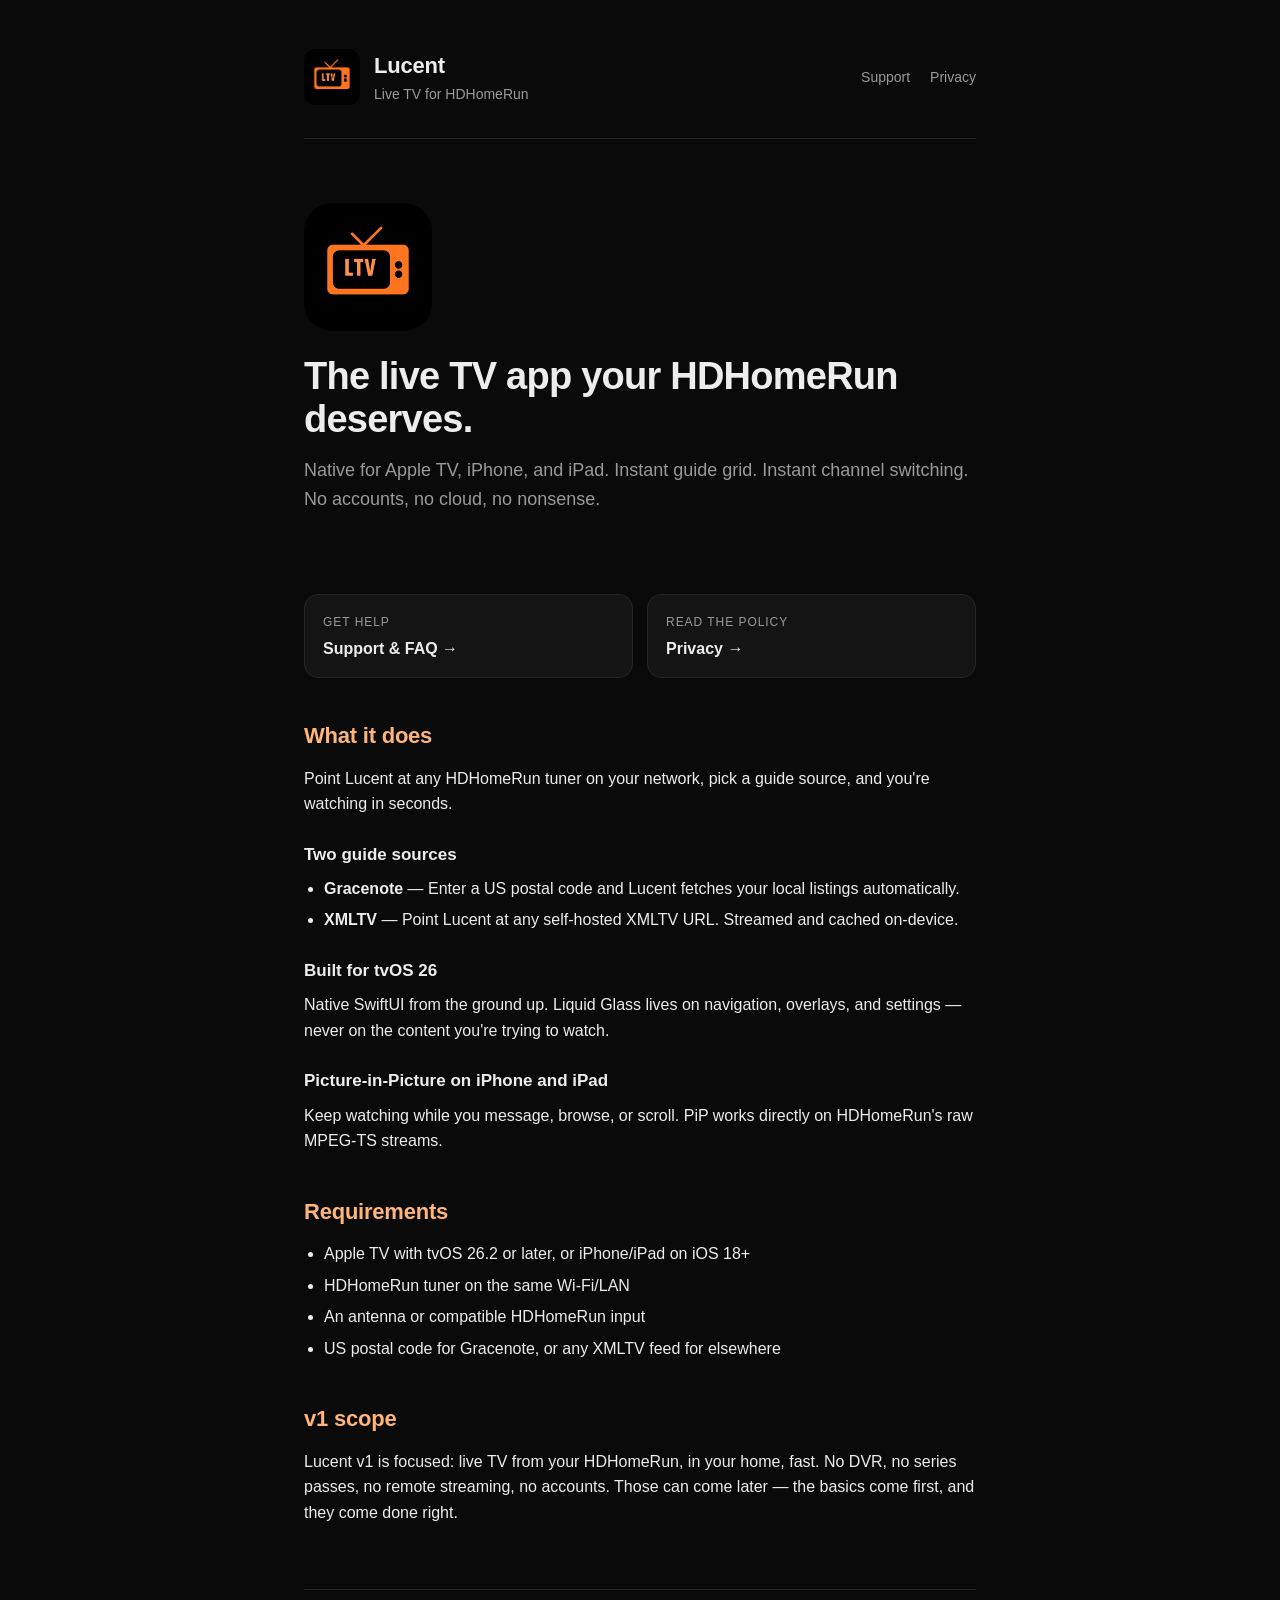
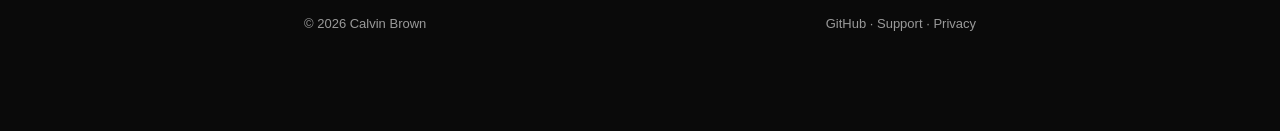
<file: docs/index.html>
<!doctype html>
<html lang="en">
<head>
<meta charset="utf-8">
<meta name="viewport" content="width=device-width, initial-scale=1">
<title>Lucent — Live TV for HDHomeRun</title>
<meta name="description" content="Lucent is a native tvOS, iPadOS, and iOS app for watching live TV from your HDHomeRun tuner. Instant guide, instant channel switching, built for tvOS 26.">
<link rel="icon" type="image/png" href="logo.png">
<link rel="stylesheet" href="style.css">
</head>
<body>
<div class="wrap">

<header class="site">
  <img src="logo.png" alt="Lucent logo">
  <div>
    <div class="title">Lucent</div>
    <div class="tagline">Live TV for HDHomeRun</div>
  </div>
  <nav class="top">
    <a href="support.html">Support</a>
    <a href="privacy.html">Privacy</a>
  </nav>
</header>

<section class="hero">
  <img class="bigLogo" src="logo.png" alt="">
  <h1>The live TV app your HDHomeRun deserves.</h1>
  <p class="lead">Native for Apple TV, iPhone, and iPad. Instant guide grid. Instant channel switching. No accounts, no cloud, no nonsense.</p>
</section>

<div class="cards">
  <a class="card" href="support.html">
    <div class="label">Get help</div>
    <div class="name">Support &amp; FAQ →</div>
  </a>
  <a class="card" href="privacy.html">
    <div class="label">Read the policy</div>
    <div class="name">Privacy →</div>
  </a>
</div>

<h2>What it does</h2>
<p>Point Lucent at any HDHomeRun tuner on your network, pick a guide source, and you're watching in seconds.</p>

<h3>Two guide sources</h3>
<ul>
  <li><strong>Gracenote</strong> — Enter a US postal code and Lucent fetches your local listings automatically.</li>
  <li><strong>XMLTV</strong> — Point Lucent at any self-hosted XMLTV URL. Streamed and cached on-device.</li>
</ul>

<h3>Built for tvOS 26</h3>
<p>Native SwiftUI from the ground up. Liquid Glass lives on navigation, overlays, and settings — never on the content you're trying to watch.</p>

<h3>Picture-in-Picture on iPhone and iPad</h3>
<p>Keep watching while you message, browse, or scroll. PiP works directly on HDHomeRun's raw MPEG-TS streams.</p>

<h2>Requirements</h2>
<ul>
  <li>Apple TV with tvOS 26.2 or later, or iPhone/iPad on iOS 18+</li>
  <li>HDHomeRun tuner on the same Wi-Fi/LAN</li>
  <li>An antenna or compatible HDHomeRun input</li>
  <li>US postal code for Gracenote, or any XMLTV feed for elsewhere</li>
</ul>

<h2>v1 scope</h2>
<p>Lucent v1 is focused: live TV from your HDHomeRun, in your home, fast. No DVR, no series passes, no remote streaming, no accounts. Those can come later — the basics come first, and they come done right.</p>

<footer class="site">
  <div>&copy; 2026 Calvin Brown</div>
  <div>
    <a href="https://github.com/calvinbrown085/Lucent">GitHub</a> &middot;
    <a href="support.html">Support</a> &middot;
    <a href="privacy.html">Privacy</a>
  </div>
</footer>

</div>
</body>
</html>
</file>
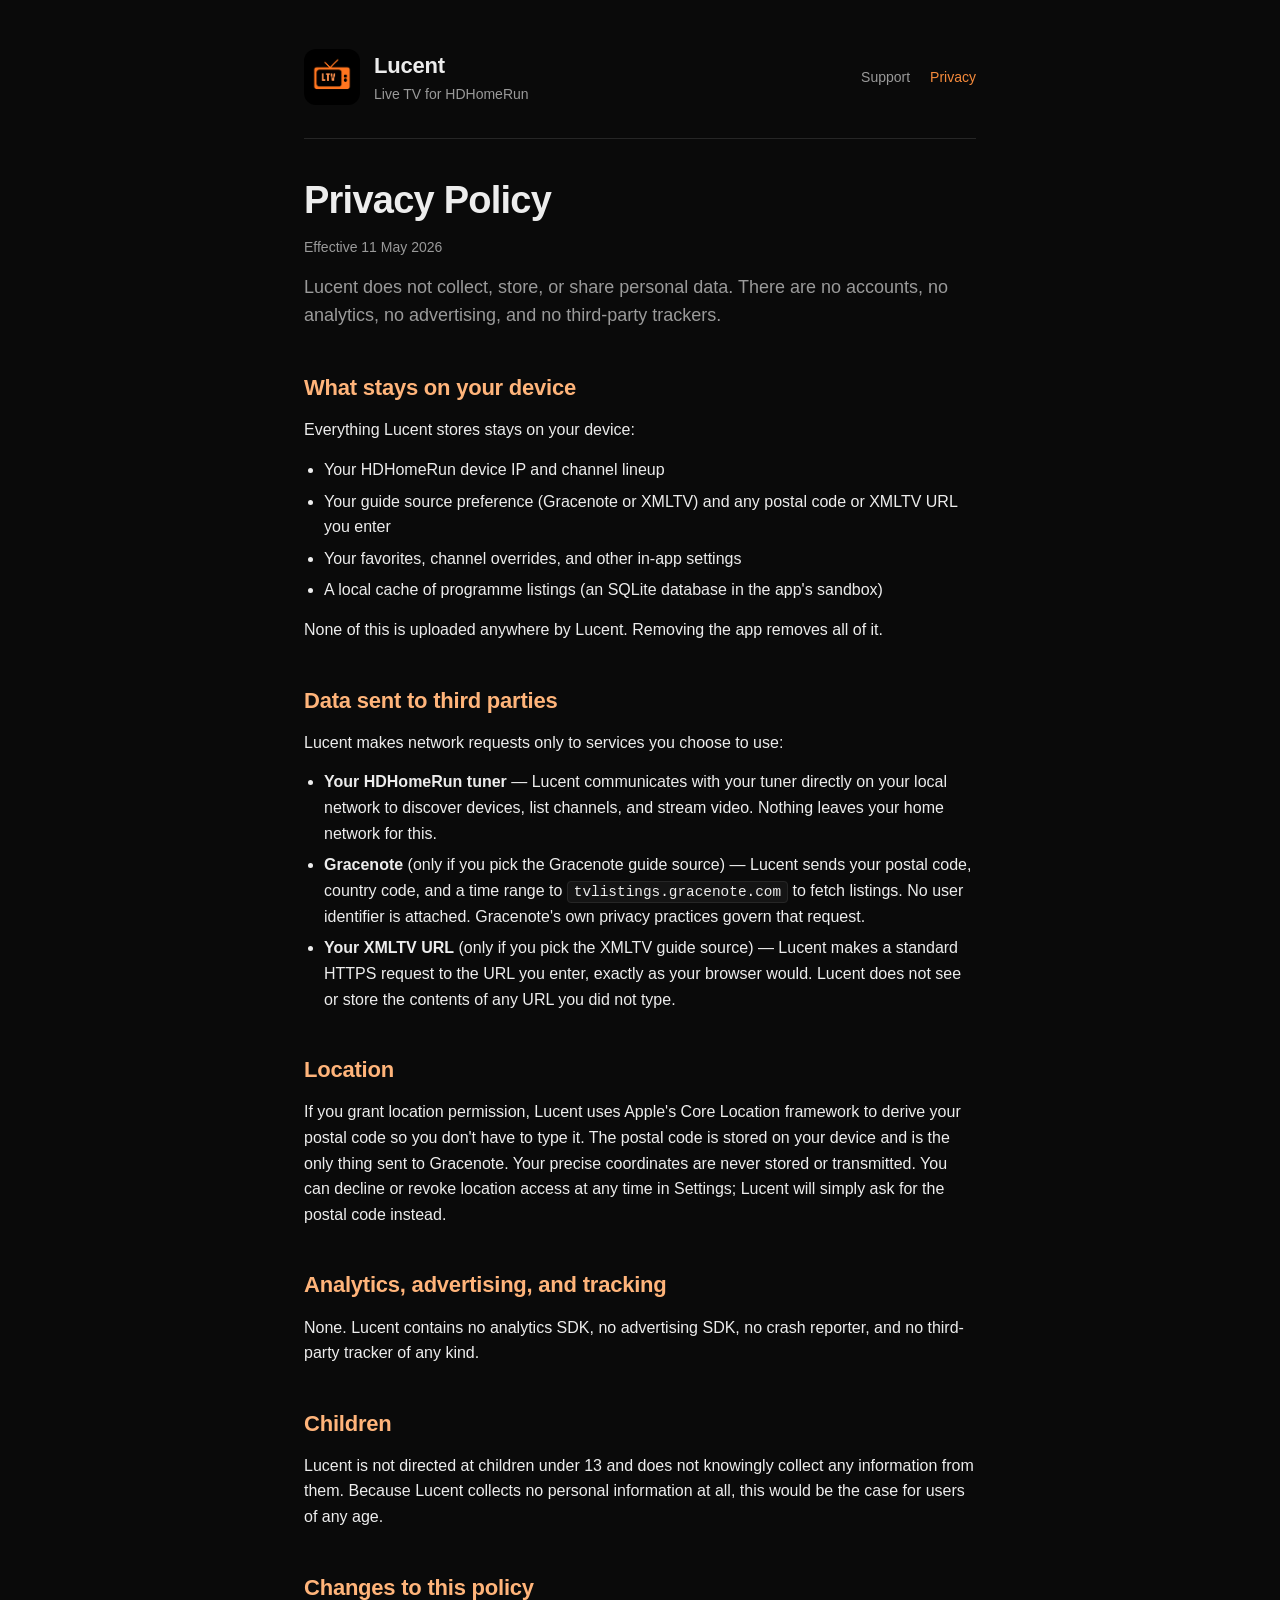
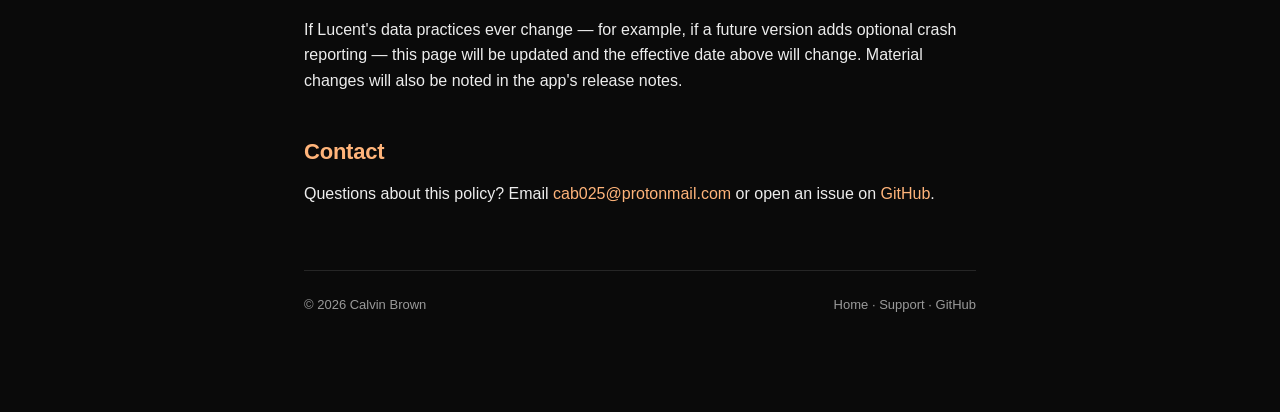
<file: docs/privacy.html>
<!doctype html>
<html lang="en">
<head>
<meta charset="utf-8">
<meta name="viewport" content="width=device-width, initial-scale=1">
<title>Privacy Policy — Lucent</title>
<meta name="description" content="Lucent's privacy policy. Lucent does not collect, store, or share personal data.">
<link rel="icon" type="image/png" href="logo.png">
<link rel="stylesheet" href="style.css">
</head>
<body>
<div class="wrap">

<header class="site">
  <a href="index.html" style="display:flex;align-items:center;gap:14px;text-decoration:none;color:inherit">
    <img src="logo.png" alt="Lucent logo">
    <div>
      <div class="title">Lucent</div>
      <div class="tagline">Live TV for HDHomeRun</div>
    </div>
  </a>
  <nav class="top">
    <a href="support.html">Support</a>
    <a href="privacy.html" class="current">Privacy</a>
  </nav>
</header>

<h1>Privacy Policy</h1>
<p class="muted small">Effective 11 May 2026</p>

<p class="lead">Lucent does not collect, store, or share personal data. There are no accounts, no analytics, no advertising, and no third-party trackers.</p>

<h2>What stays on your device</h2>
<p>Everything Lucent stores stays on your device:</p>
<ul>
  <li>Your HDHomeRun device IP and channel lineup</li>
  <li>Your guide source preference (Gracenote or XMLTV) and any postal code or XMLTV URL you enter</li>
  <li>Your favorites, channel overrides, and other in-app settings</li>
  <li>A local cache of programme listings (an SQLite database in the app's sandbox)</li>
</ul>
<p>None of this is uploaded anywhere by Lucent. Removing the app removes all of it.</p>

<h2>Data sent to third parties</h2>
<p>Lucent makes network requests only to services you choose to use:</p>
<ul>
  <li><strong>Your HDHomeRun tuner</strong> — Lucent communicates with your tuner directly on your local network to discover devices, list channels, and stream video. Nothing leaves your home network for this.</li>
  <li><strong>Gracenote</strong> (only if you pick the Gracenote guide source) — Lucent sends your postal code, country code, and a time range to <code>tvlistings.gracenote.com</code> to fetch listings. No user identifier is attached. Gracenote's own privacy practices govern that request.</li>
  <li><strong>Your XMLTV URL</strong> (only if you pick the XMLTV guide source) — Lucent makes a standard HTTPS request to the URL you enter, exactly as your browser would. Lucent does not see or store the contents of any URL you did not type.</li>
</ul>

<h2>Location</h2>
<p>If you grant location permission, Lucent uses Apple's Core Location framework to derive your postal code so you don't have to type it. The postal code is stored on your device and is the only thing sent to Gracenote. Your precise coordinates are never stored or transmitted. You can decline or revoke location access at any time in Settings; Lucent will simply ask for the postal code instead.</p>

<h2>Analytics, advertising, and tracking</h2>
<p>None. Lucent contains no analytics SDK, no advertising SDK, no crash reporter, and no third-party tracker of any kind.</p>

<h2>Children</h2>
<p>Lucent is not directed at children under 13 and does not knowingly collect any information from them. Because Lucent collects no personal information at all, this would be the case for users of any age.</p>

<h2>Changes to this policy</h2>
<p>If Lucent's data practices ever change — for example, if a future version adds optional crash reporting — this page will be updated and the effective date above will change. Material changes will also be noted in the app's release notes.</p>

<h2>Contact</h2>
<p>Questions about this policy? Email <a href="mailto:cab025@protonmail.com">cab025@protonmail.com</a> or open an issue on <a href="https://github.com/calvinbrown085/Lucent/issues">GitHub</a>.</p>

<footer class="site">
  <div>&copy; 2026 Calvin Brown</div>
  <div>
    <a href="index.html">Home</a> &middot;
    <a href="support.html">Support</a> &middot;
    <a href="https://github.com/calvinbrown085/Lucent">GitHub</a>
  </div>
</footer>

</div>
</body>
</html>
</file>
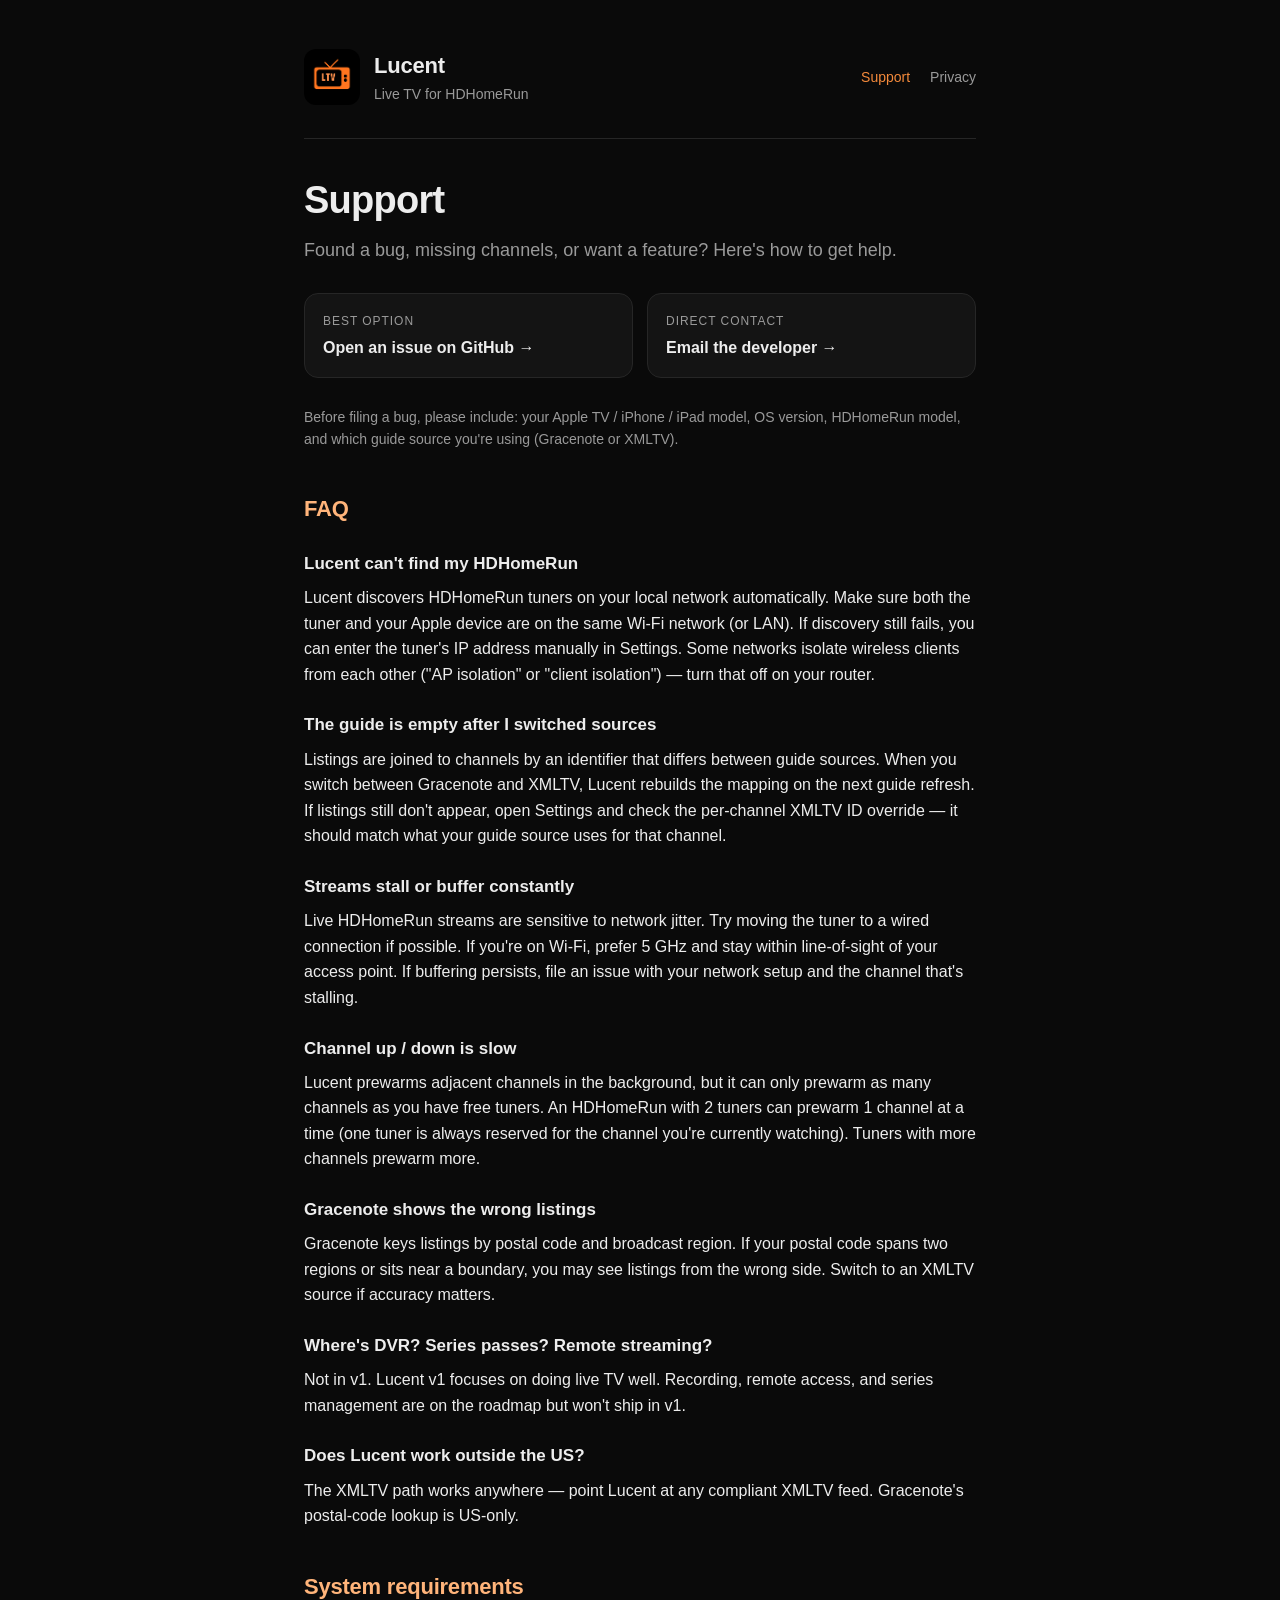
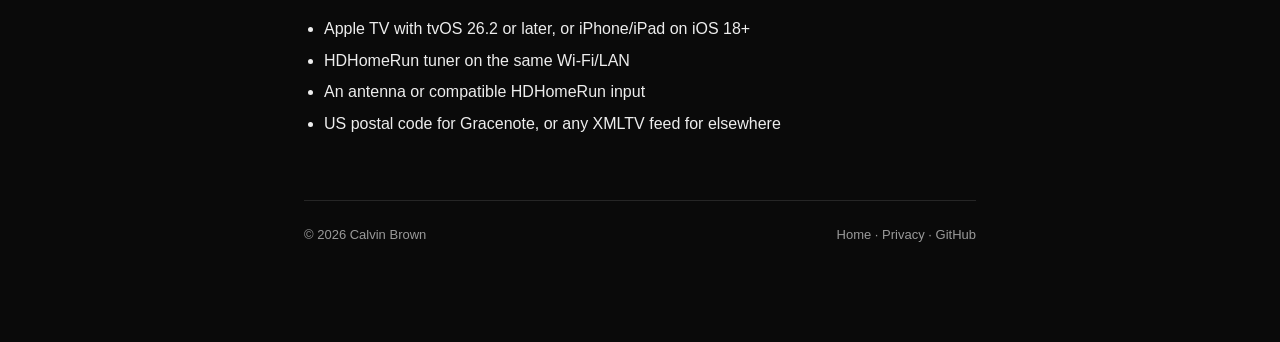
<file: docs/support.html>
<!doctype html>
<html lang="en">
<head>
<meta charset="utf-8">
<meta name="viewport" content="width=device-width, initial-scale=1">
<title>Support — Lucent</title>
<meta name="description" content="Get help with Lucent. FAQ, bug reports, and contact.">
<link rel="icon" type="image/png" href="logo.png">
<link rel="stylesheet" href="style.css">
</head>
<body>
<div class="wrap">

<header class="site">
  <a href="index.html" style="display:flex;align-items:center;gap:14px;text-decoration:none;color:inherit">
    <img src="logo.png" alt="Lucent logo">
    <div>
      <div class="title">Lucent</div>
      <div class="tagline">Live TV for HDHomeRun</div>
    </div>
  </a>
  <nav class="top">
    <a href="support.html" class="current">Support</a>
    <a href="privacy.html">Privacy</a>
  </nav>
</header>

<h1>Support</h1>
<p class="lead">Found a bug, missing channels, or want a feature? Here's how to get help.</p>

<div class="cards">
  <a class="card" href="https://github.com/calvinbrown085/Lucent/issues/new">
    <div class="label">Best option</div>
    <div class="name">Open an issue on GitHub →</div>
  </a>
  <a class="card" href="mailto:cab025@protonmail.com">
    <div class="label">Direct contact</div>
    <div class="name">Email the developer →</div>
  </a>
</div>

<p class="small muted">Before filing a bug, please include: your Apple TV / iPhone / iPad model, OS version, HDHomeRun model, and which guide source you're using (Gracenote or XMLTV).</p>

<h2>FAQ</h2>

<h3>Lucent can't find my HDHomeRun</h3>
<p>Lucent discovers HDHomeRun tuners on your local network automatically. Make sure both the tuner and your Apple device are on the same Wi-Fi network (or LAN). If discovery still fails, you can enter the tuner's IP address manually in Settings. Some networks isolate wireless clients from each other ("AP isolation" or "client isolation") — turn that off on your router.</p>

<h3>The guide is empty after I switched sources</h3>
<p>Listings are joined to channels by an identifier that differs between guide sources. When you switch between Gracenote and XMLTV, Lucent rebuilds the mapping on the next guide refresh. If listings still don't appear, open Settings and check the per-channel XMLTV ID override — it should match what your guide source uses for that channel.</p>

<h3>Streams stall or buffer constantly</h3>
<p>Live HDHomeRun streams are sensitive to network jitter. Try moving the tuner to a wired connection if possible. If you're on Wi-Fi, prefer 5 GHz and stay within line-of-sight of your access point. If buffering persists, file an issue with your network setup and the channel that's stalling.</p>

<h3>Channel up / down is slow</h3>
<p>Lucent prewarms adjacent channels in the background, but it can only prewarm as many channels as you have free tuners. An HDHomeRun with 2 tuners can prewarm 1 channel at a time (one tuner is always reserved for the channel you're currently watching). Tuners with more channels prewarm more.</p>

<h3>Gracenote shows the wrong listings</h3>
<p>Gracenote keys listings by postal code and broadcast region. If your postal code spans two regions or sits near a boundary, you may see listings from the wrong side. Switch to an XMLTV source if accuracy matters.</p>

<h3>Where's DVR? Series passes? Remote streaming?</h3>
<p>Not in v1. Lucent v1 focuses on doing live TV well. Recording, remote access, and series management are on the roadmap but won't ship in v1.</p>

<h3>Does Lucent work outside the US?</h3>
<p>The XMLTV path works anywhere — point Lucent at any compliant XMLTV feed. Gracenote's postal-code lookup is US-only.</p>

<h2>System requirements</h2>
<ul>
  <li>Apple TV with tvOS 26.2 or later, or iPhone/iPad on iOS 18+</li>
  <li>HDHomeRun tuner on the same Wi-Fi/LAN</li>
  <li>An antenna or compatible HDHomeRun input</li>
  <li>US postal code for Gracenote, or any XMLTV feed for elsewhere</li>
</ul>

<footer class="site">
  <div>&copy; 2026 Calvin Brown</div>
  <div>
    <a href="index.html">Home</a> &middot;
    <a href="privacy.html">Privacy</a> &middot;
    <a href="https://github.com/calvinbrown085/Lucent">GitHub</a>
  </div>
</footer>

</div>
</body>
</html>
</file>
<file: docs/style.css>
:root {
  --bg: #0a0a0a;
  --surface: #141414;
  --border: #262626;
  --text: #ededed;
  --muted: #9a9a9a;
  --accent: #f58a3b;
  --accent-soft: #ffb47a;
  --link: #ffb47a;
}

* { box-sizing: border-box; }

html, body {
  margin: 0;
  padding: 0;
  background: var(--bg);
  color: var(--text);
  font-family: -apple-system, BlinkMacSystemFont, "SF Pro Text", "Helvetica Neue", Arial, sans-serif;
  font-size: 16px;
  line-height: 1.6;
  -webkit-font-smoothing: antialiased;
  text-rendering: optimizeLegibility;
}

a { color: var(--link); text-decoration: none; }
a:hover { text-decoration: underline; }

.wrap {
  max-width: 720px;
  margin: 0 auto;
  padding: 48px 24px 96px;
}

header.site {
  display: flex;
  align-items: center;
  gap: 14px;
  padding-bottom: 32px;
  border-bottom: 1px solid var(--border);
  margin-bottom: 40px;
}

header.site img {
  width: 56px;
  height: 56px;
  border-radius: 12px;
  display: block;
}

header.site .title {
  font-size: 22px;
  font-weight: 600;
  letter-spacing: -0.01em;
}

header.site .tagline {
  font-size: 14px;
  color: var(--muted);
}

nav.top {
  margin-left: auto;
  display: flex;
  gap: 20px;
  font-size: 14px;
}

nav.top a { color: var(--muted); }
nav.top a:hover { color: var(--accent-soft); text-decoration: none; }
nav.top a.current { color: var(--accent); }

.hero {
  padding: 16px 0 24px;
}

.hero img.bigLogo {
  width: 128px;
  height: 128px;
  border-radius: 28px;
  display: block;
  margin: 8px 0 24px;
}

h1 {
  font-size: 38px;
  font-weight: 700;
  letter-spacing: -0.02em;
  line-height: 1.15;
  margin: 0 0 14px;
}

h2 {
  font-size: 22px;
  font-weight: 600;
  letter-spacing: -0.01em;
  margin: 40px 0 12px;
  color: var(--accent-soft);
}

h3 {
  font-size: 17px;
  font-weight: 600;
  margin: 24px 0 8px;
}

p { margin: 0 0 14px; }

ul {
  padding-left: 20px;
  margin: 0 0 14px;
}

li { margin-bottom: 6px; }

code {
  font-family: "SF Mono", "JetBrains Mono", Menlo, monospace;
  font-size: 0.9em;
  background: var(--surface);
  padding: 2px 6px;
  border-radius: 4px;
  border: 1px solid var(--border);
}

.cards {
  display: grid;
  grid-template-columns: 1fr 1fr;
  gap: 14px;
  margin: 28px 0;
}

@media (max-width: 540px) {
  .cards { grid-template-columns: 1fr; }
  h1 { font-size: 30px; }
}

.card {
  display: block;
  padding: 18px 18px 16px;
  background: var(--surface);
  border: 1px solid var(--border);
  border-radius: 14px;
  transition: border-color 120ms ease, transform 120ms ease;
}

.card:hover {
  border-color: var(--accent);
  text-decoration: none;
  transform: translateY(-1px);
}

.card .label {
  font-size: 12px;
  text-transform: uppercase;
  letter-spacing: 0.08em;
  color: var(--muted);
  margin-bottom: 4px;
}

.card .name {
  font-size: 16px;
  font-weight: 600;
  color: var(--text);
}

.lead {
  font-size: 18px;
  color: var(--muted);
  margin-bottom: 28px;
}

footer.site {
  margin-top: 64px;
  padding-top: 24px;
  border-top: 1px solid var(--border);
  font-size: 13px;
  color: var(--muted);
  display: flex;
  justify-content: space-between;
  flex-wrap: wrap;
  gap: 12px;
}

footer.site a { color: var(--muted); }
footer.site a:hover { color: var(--accent-soft); }

.muted { color: var(--muted); }
.small { font-size: 14px; }
</file>
